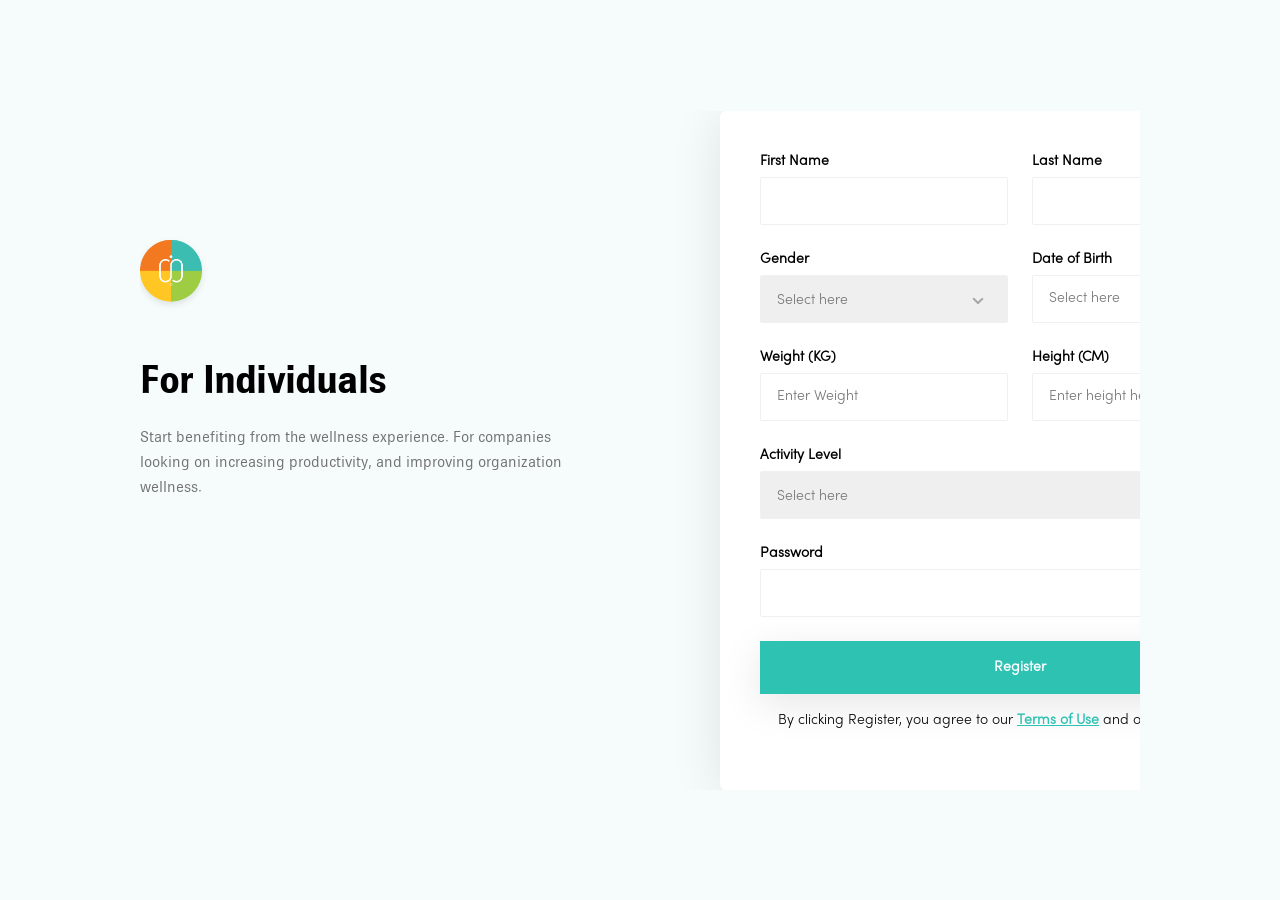
<file: index.html>
<!DOCTYPE html>
<html lang="en">
  <head>
    <meta charset="UTF-8" />
    <meta name="viewport" content="width=device-width, initial-scale=1.0" />
    <title>Sign Up</title>
    <link rel="stylesheet" href="index.css" />
    <link rel="preconnect" href="https://fonts.googleapis.com" />
    <link rel="preconnect" href="https://fonts.gstatic.com" crossorigin />
    <link
      href="https://fonts.googleapis.com/css2?family=Poppins:wght@300;400;500&display=swap"
      rel="stylesheet"
    />
  </head>
  <body>
    <div class="main">
      <!-- Left side of the page -->
      <section class="left">
        <div class="left-wrapper">
          <img src="/logo.png" alt="Logo" />
          <h1>For Individuals</h1>
          <p class="desktop_s">
            Start benefiting from the wellness experience. For companies looking
            on increasing productivity, and improving organization wellness.
          </p>
          <p class="mobile_s">
            Inspiring wholesome harmony for the mind, body and spirit, for
            everyone, everywhere.
          </p>
        </div>
      </section>

      <!-- Right side of the page -->
      <section class="right">
        <div class="card">
          <form>
            <div>
              <label for="firstName"><strong>First Name</strong></label>
              <input type="text" name="firstName" id="firstName" />
            </div>

            <div>
              <label for="lastName"><strong>Last Name</strong></label>
              <input type="text" name="lastName" id="lastName" />
            </div>

            <div>
              <label for="gender"><strong>Gender</strong></label>
              <div class="select_container_g">
                <select class="span_two" name="gender" id="gender">
                  <option value="select">Select here</option>
                  <option value="male">Male</option>
                  <option value="female">Female</option>
                </select>
                <div class="icon_container_g">
                  <img src="/u_angle-down.png" alt="dropdown" />
                </div>
              </div>
            </div>

            <div>
              <label for="date"><strong>Date of Birth</strong></label>
              <div class="date_container" id="date">
                <input
                  type="text"
                  placeholder="Select here"
                  onfocus="(this.type='date')"
                />
                <div class="icon_container_d">
                  <img
                    src="/u_a_calendar-alt.png"
                    alt="dropdown"
                  />
                </div>
              </div>
            </div>

            <div>
              <label for="weight"><strong>Weight (KG)</strong></label>
              <input type="text" placeholder="Enter Weight" id="weight" />
            </div>

            <div>
              <label for="height"><strong>Height (CM)</strong></label>
              <input type="text" placeholder="Enter height here" id="height" />
            </div>

            <div class="span_two">
              <label for="activity"><strong>Activity Level</strong></label>
              <div class="select_container_a">
                <select name="activity" id="activity" class="span_two">
                  <option value="select">Select here</option>
                  <option value="low">Low</option>
                  <option value="medium">Medium</option>
                  <option value="high">High</option>
                </select>
                <div class="icon_container_a">
                  <img src="/u_angle-down.png" alt="dropdown" />
                </div>
              </div>
            </div>

            <div class="span_two">
              <label for="password"><strong>Password</strong></label>
              <div class="input_container_p">
                <input type="text" id="password" class="span_two" />
                <div class="icon_container_p">
                  <img src="/show.png" alt="eye" />
                </div>
              </div>
            </div>

            <button type="submit" class="span_two">
              <strong>Register</strong>
            </button>
          </form>

          <p class="desktop_s">
            By clicking Register, you agree to our
            <strong
              style="color: hsla(174, 62%, 47%, 1); text-decoration: underline"
              >Terms of Use</strong
            >
            and our
            <strong
              style="color: hsla(174, 62%, 47%, 1); text-decoration: underline"
              >Privacy Policy</strong
            >
          </p>
        </div>
        <p class="mobile_s">
          By clicking Register, you agree to our
          <strong
            style="color: hsla(174, 62%, 47%, 1); text-decoration: underline"
            >Terms of Use</strong
          >
          and our
          <strong
            style="color: hsla(174, 62%, 47%, 1); text-decoration: underline"
            >Privacy Policy</strong
          >
        </p>
      </section>
    </div>
  </body>
</html>
</file>
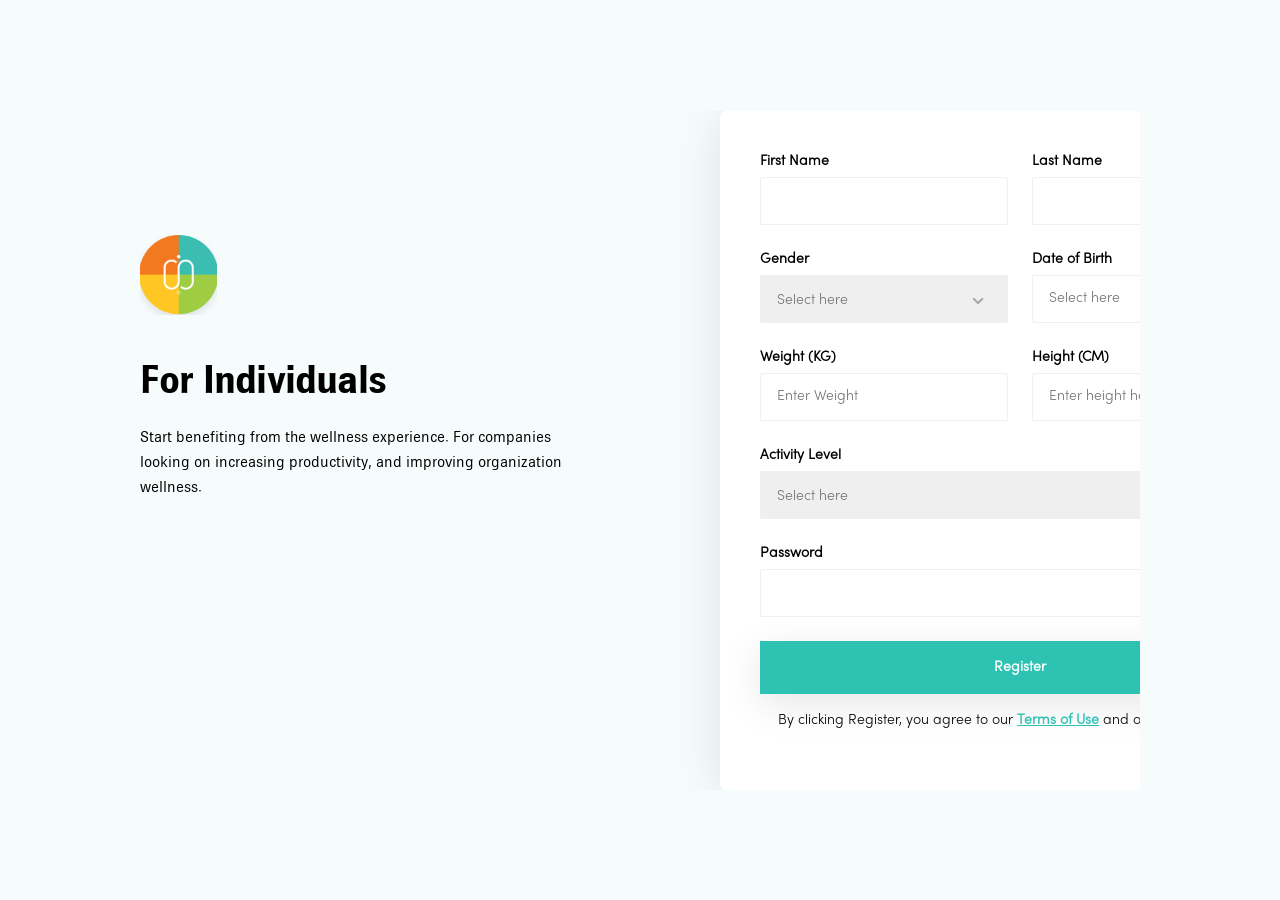
<file: signup.html>
<!DOCTYPE html>
<html lang="en">
  <head>
    <meta charset="UTF-8" />
    <meta name="viewport" content="width=device-width, initial-scale=1.0" />
    <title>Sign Up</title>
    <link rel="stylesheet" href="signup.css" />
    <link rel="preconnect" href="https://fonts.googleapis.com" />
    <link rel="preconnect" href="https://fonts.gstatic.com" crossorigin />
    <link
      href="https://fonts.googleapis.com/css2?family=Poppins:wght@300;400;500&display=swap"
      rel="stylesheet"
    />
  </head>
  <body>
    <div class="main">
      <!-- Left side of the page -->
      <section class="left">
        <div class="left-wrapper">
          <img src="/public/assets/logo.png" alt="Logo" />
          <h1>For Individuals</h1>
          <p class="desktop_s">
            Start benefiting from the wellness experience. For companies looking
            on increasing productivity, and improving organization wellness.
          </p>
          <p class="mobile_s">
            Inspiring wholesome harmony for the mind, body and spirit, for
            everyone, everywhere.
          </p>
        </div>
      </section>

      <!-- Right side of the page -->
      <section class="right">
        <div class="card">
          <form>
            <div>
              <label for="firstName"><strong>First Name</strong></label>
              <input type="text" name="firstName" id="firstName" />
            </div>

            <div>
              <label for="lastName"><strong>Last Name</strong></label>
              <input type="text" name="lastName" id="lastName" />
            </div>

            <div>
              <label for="gender"><strong>Gender</strong></label>
              <div class="select_container_g">
                <select class="span_two" name="gender" id="gender">
                  <option value="select">Select here</option>
                  <option value="male">Male</option>
                  <option value="female">Female</option>
                </select>
                <div class="icon_container_g">
                  <img src="/public/assets/u_angle-down.png" alt="dropdown" />
                </div>
              </div>
            </div>

            <div>
              <label for="date"><strong>Date of Birth</strong></label>
              <div class="date_container" id="date">
                <input
                  type="text"
                  placeholder="Select here"
                  onfocus="(this.type='date')"
                />
                <div class="icon_container_d">
                  <img
                    src="/public/assets/u_a_calendar-alt.png"
                    alt="dropdown"
                  />
                </div>
              </div>
            </div>

            <div>
              <label for="weight"><strong>Weight (KG)</strong></label>
              <input type="text" placeholder="Enter Weight" id="weight" />
            </div>

            <div>
              <label for="height"><strong>Height (CM)</strong></label>
              <input type="text" placeholder="Enter height here" id="height" />
            </div>

            <div class="span_two">
              <label for="activity"><strong>Activity Level</strong></label>
              <div class="select_container_a">
                <select name="activity" id="activity" class="span_two">
                  <option value="select">Select here</option>
                  <option value="low">Low</option>
                  <option value="medium">Medium</option>
                  <option value="high">High</option>
                </select>
                <div class="icon_container_a">
                  <img src="/public/assets/u_angle-down.png" alt="dropdown" />
                </div>
              </div>
            </div>

            <div class="span_two">
              <label for="password"><strong>Password</strong></label>
              <div class="input_container_p">
                <input type="text" id="password" class="span_two" />
                <div class="icon_container_p">
                  <img src="/public/assets/show.png" alt="eye" />
                </div>
              </div>
            </div>

            <button type="submit" class="span_two">
              <strong>Register</strong>
            </button>
          </form>

          <p class="desktop_s">
            By clicking Register, you agree to our
            <strong
              style="color: hsla(174, 62%, 47%, 1); text-decoration: underline"
              >Terms of Use</strong
            >
            and our
            <strong
              style="color: hsla(174, 62%, 47%, 1); text-decoration: underline"
              >Privacy Policy</strong
            >
          </p>
        </div>
        <p class="mobile_s">
          By clicking Register, you agree to our
          <strong
            style="color: hsla(174, 62%, 47%, 1); text-decoration: underline"
            >Terms of Use</strong
          >
          and our
          <strong
            style="color: hsla(174, 62%, 47%, 1); text-decoration: underline"
            >Privacy Policy</strong
          >
        </p>
      </section>
    </div>
  </body>
</html>
</file>
<file: index.css>
/* CSS RESET */

/*
  1. Use a more-intuitive box-sizing model.
*/
*,
*::before,
*::after {
  box-sizing: border-box;
  font-family: "Poppins", "Sofia Pro", "Brown L", "Brown M",
    "Brown B" sans-serif;
}
/*
    2. Remove default margin
  */
* {
  margin: 0;
  padding: 0;
}
/*
    Typographic tweaks!
    3. Add accessible line-height
    4. Improve text rendering
  */
body {
  line-height: 1.5;
  -webkit-font-smoothing: antialiased;
}
/*
    5. Improve media defaults
  */
img,
picture,
video,
canvas,
svg {
  display: block;
  max-width: 100%;
}
/*
    6. Remove built-in form typography styles
  */
input,
button,
textarea,
select {
  font: inherit;
}
/*
    7. Avoid text overflows
  */
p,
h1,
h2,
h3,
h4,
h5,
h6 {
  overflow-wrap: break-word;
}
/*
    8. Create a root stacking context
  */
#root,
#__next {
  isolation: isolate;
}

/* MAIN CSS */

@font-face {
  font-family: "Sofia Pro";
  src: url("./sofiapro.otf");
}

@font-face {
  font-family: "Brown M";
  src: url("./brown_medium_regular.ttf");
}

@font-face {
  font-family: "Brown B";
  src: url("./brown_bold.ttf");
}

@font-face {
  font-family: "Brown L";
  src: url("./brown_light_regular.ttf");
}

body {
  display: grid;
  justify-content: center;
  align-items: center;
  font-size: 14px;
  height: 100vh;
  background: rgba(46, 194, 179, 0.04);
}

.main {
  display: grid;
  grid-template-columns: 1fr 1fr;
  overflow: hidden;
  height: 679px;
  margin-inline: 140px;
  margin-block-start: 81px;
  margin-block-end: 80px;
}

.mobile_s {
  display: none;
}
/* LEFT STYLES */

.left-wrapper {
  display: flex;
  flex-direction: column;
  margin-block-start: 124px;
  margin-right: 120px;
}

.left > .left-wrapper > img {
  width: 77.333px;
  height: 80px;
  object-fit: cover;
  margin-block-end: -10px;
  margin-left: -8px;
}

.left > .left-wrapper > h1 {
  margin-block-start: 50px;
  font-family: Brown B;
  font-size: 40px;
  font-style: normal;
  font-weight: 700;
  line-height: 50px; /* 125% */
  letter-spacing: -0.8px;
}

.left > .left-wrapper > p {
  color: hsla(0, 0%, 45%, 1);
  margin-block-start: 20px;
  margin-block-end: 30px;
  min-width: 460px;
  height: 75px;
  font-family: Brown L;
  font-weight: lighter;
  font-size: 16px;
  font-style: normal;
  font-weight: 400;
  line-height: 25px;
  /* 156.25% */
}

/* RIGHT STYLES */

.card {
  background-color: white;
  min-width: 100%;
  height: 100%;
  padding-block-start: 40px;
  padding-block-end: 40px;
  padding-inline: 40px;
  box-shadow: 0px 4px 50px 0px rgba(4, 8, 19, 0.1);
  border-radius: 6px;
}

label {
  display: block;
  font-weight: 500;
  font-family: Sofia Pro;
}

form {
  display: grid;
  grid-template-columns: 1fr 1fr;
  gap: 24px;
}

input {
  padding-left: 16px;
  padding-right: 52px;
  padding-block: 14px;
  min-width: 238px;
  height: 48px;
  margin-block-start: 5px;
  font-family: Sofia Pro;
  border-radius: 2px;
  border: 1px solid hsla(0, 0%, 94%, 1);
}

input:focus {
  border-color: hsla(174, 62%, 47%, 1);
  outline: none;
  border-radius: 2px;
}

select {
  min-width: 238px;
  height: 48px;
  margin-block-start: 5px;
  font-family: Sofia Pro;
  border-radius: 2px;
  border: 1px solid hsla(0, 0%, 94%, 1);
}

.span_two {
  grid-column: span 2;
  width: 100%;
}

::placeholder {
  padding-block-start: 14px;
  padding-block-end: 14px;
  font-size: 14px;
  font-family: Sofia Pro;
  color: hsla(0, 0%, 45%, 1);
}

/* FOR PUTTING THE ICONS INLINE WITH THE INPUT */

/* GENDER */

.select_container_g > .span_two {
  appearance: none;
  padding-left: 16px;
  padding-block: 14px;
  color: hsla(0, 0%, 45%, 1);
}

.select_container_g {
  position: relative;
}

.icon_container_g {
  position: absolute;
  left: 206px;
  top: 19px;
  height: 100%;
}

/* ACTIVITY LEVEL */

.select_container_a > .span_two {
  appearance: none;
  padding-left: 16px;
  padding-block: 14px;
  color: hsla(0, 0%, 45%, 1);
}

.select_container_a {
  position: relative;
}

.icon_container_a {
  position: absolute;
  left: 468px;
  top: 19px;
  height: 100%;
}

/* PASSWORD */

.input_container_p {
  position: relative;
}

.icon_container_p {
  position: absolute;
  left: 468px;
  top: 19px;
  height: 100%;
}

/* DATE OF BIRTH */

.date_dob {
  appearance: none;
  padding-inline: 16px;
  color: hsla(0, 0%, 45%, 1);
}

.date_container {
  position: relative;
}

.icon_container_d {
  position: absolute;
  left: 206px;
  top: 17px;
  height: 100%;
}

button {
  padding-inline: 219px;
  padding-block-start: 16px;
  padding-block-end: 16px;
  margin-block-end: 16px;
  background-color: hsla(174, 62%, 47%, 1);
  border: none;
  box-shadow: 0px 10px 40px rgba(0, 0, 0, 0.1);
  color: white;
  font-family: Sofia Pro;
  cursor: pointer;
}

.right > .card > p {
  padding-left: 18px;
  padding-right: 19px;
  font-family: Sofia Pro;
}

.right {
  max-width: 100%;
}

/* MEDIA QUERIES */

@media (max-width: 600px) {
  .desktop_s {
    display: none;
  }

  .mobile_s {
    display: block;
  }

  body {
    margin: 0;
    display: flex;
    height: 100%;
    align-items: center;
    justify-content: center;
    /* margin: 0; */
  }

  .main {
    display: flex;
    flex-direction: column;
    height: 100%;
    margin-inline: 0px;
    margin-block-end: 0px;
    margin-block-start: 0px;
  }

  form {
    display: flex;
    flex-direction: column;
    min-width: 100%;
    padding-inline: 0px;
    padding-block-start: 0px;
    padding-block-end: 0px;
  }

  .right {
    margin-inline: 24px;
    max-width: 100%;
  }

  .card {
    display: flex;
    flex-direction: column;
    min-width: 100%;
    padding-block-start: 24px;
    padding-block-end: 30px;
    padding-inline: 16px;
    margin-block-end: 24px;
    margin-block-start: 0px;
    height: auto;
  }

  input {
    width: 100%;
    height: 48px;
  }

  select {
    width: 100%;
  }

  button {
    width: 100%;
    height: 48px;
    padding-inline: 16px;
    margin-block-end: 0px;
  }

  .right > p.mobile_s {
    margin-block-end: 64px;
    font-size: 14px;
    min-width: 100%;
    height: 50px;
    /* 156.25% */
  }

  .left-wrapper {
    display: flex;
    flex-direction: column;
    max-width: 100%;
    margin-block-end: 0px;
    margin-block-start: 74px;
    margin-inline: 24px;
  }

  .left > .left-wrapper > img {
    width: 38.667px;
    height: 40px;
    margin-block-end: 0px;
    margin-left: -2.7px;
  }

  .left > .left-wrapper > h1 {
    min-width: 100%;
    margin-block-start: 40px;
    padding-block-end: 0px;
    font-family: Brown B;
    font-size: 30px;
    font-style: normal;
    font-weight: 700;
    line-height: 50px; /* 125% */
    letter-spacing: -0.8px;
  }

  .left > .left-wrapper > p.mobile_s {
    color: hsla(0, 0%, 45%, 1);
    font-size: 16px;
    min-width: 100%;
    display: block;
    margin-block-end: 40px;
    margin-block-start: 12px;
    line-height: 25px;
    /* 156.25% */
  }

  /* FOR PUTTING THE ICONS INLINE WITH THE INPUT */

  /* GENDER */

  .select_container_g > .span_two {
    appearance: none;
    padding-left: 16px;
    padding-block: 14px;
  }

  .select_container_g {
    position: relative;
  }

  .icon_container_g {
    position: absolute;
    left: 263px;
    top: 19px;
    height: 100%;
  }

  /* ACTIVITY LEVEL */

  .select_container_a > .span_two {
    appearance: none;
    padding-left: 16px;
    padding-block: 14px;
  }

  .select_container_a {
    position: relative;
  }

  .icon_container_a {
    position: absolute;
    left: 263px;
    top: 19px;
    height: 100%;
  }

  /* PASSWORD */

  .input_container_p {
    position: relative;
  }

  .icon_container_p {
    position: absolute;
    left: 263px;
    top: 19px;
    height: 100%;
  }

  /* DATE OF BIRTH */

  .date_dob {
    appearance: none;
    padding-inline: 16px;
  }

  .date_container {
    position: relative;
  }

  .icon_container_d {
    position: absolute;
    left: 263px;
    top: 17px;
    height: 100%;
  }
}
</file>
<file: signup.css>
/* CSS RESET */

/*
  1. Use a more-intuitive box-sizing model.
*/
*,
*::before,
*::after {
  box-sizing: border-box;
  font-family: "Poppins", "Sofia Pro", "Brown L", "Brown M",
    "Brown B" sans-serif;
}
/*
    2. Remove default margin
  */
* {
  margin: 0;
  padding: 0;
}
/*
    Typographic tweaks!
    3. Add accessible line-height
    4. Improve text rendering
  */
body {
  line-height: 1.5;
  -webkit-font-smoothing: antialiased;
}
/*
    5. Improve media defaults
  */
img,
picture,
video,
canvas,
svg {
  display: block;
  max-width: 100%;
}
/*
    6. Remove built-in form typography styles
  */
input,
button,
textarea,
select {
  font: inherit;
}
/*
    7. Avoid text overflows
  */
p,
h1,
h2,
h3,
h4,
h5,
h6 {
  overflow-wrap: break-word;
}
/*
    8. Create a root stacking context
  */
#root,
#__next {
  isolation: isolate;
}

/* MAIN CSS */

@font-face {
  font-family: "Sofia Pro";
  src: url("./public/assets/sofiapro.otf");
}

@font-face {
  font-family: "Brown M";
  src: url("./public/assets/brown_medium_regular.ttf");
}

@font-face {
  font-family: "Brown B";
  src: url("./public/assets/brown_bold.ttf");
}

@font-face {
  font-family: "Brown L";
  src: url("./public/assets/brown_light_regular.ttf");
}

body {
  display: grid;
  justify-content: center;
  align-items: center;
  font-size: 14px;
  height: 100vh;
  background: rgba(46, 194, 179, 0.04);
}

.main {
  display: grid;
  grid-template-columns: 1fr 1fr;
  overflow: hidden;
  height: 679px;
  margin-inline: 140px;
  margin-block-start: 81px;
  margin-block-end: 80px;
}

.mobile_s {
  display: none;
}
/* LEFT STYLES */

.left-wrapper {
  display: flex;
  flex-direction: column;
  margin-block-start: 124px;
  margin-right: 120px;
}

.left > .left-wrapper > img {
  width: 77.333px;
  height: 80px;
  object-fit: cover;
  margin-block-end: -10px;
}

.left > .left-wrapper > h1 {
  margin-block-start: 50px;
  font-family: Brown B;
  font-size: 40px;
  font-style: normal;
  font-weight: 700;
  line-height: 50px; /* 125% */
  letter-spacing: -0.8px;
}

.left > .left-wrapper > p {
  margin-block-start: 20px;
  margin-block-end: 30px;
  min-width: 460px;
  height: 75px;
  font-family: Brown L;
  font-weight: lighter;
  font-size: 16px;
  font-style: normal;
  font-weight: 400;
  line-height: 25px;
  /* 156.25% */
}

/* RIGHT STYLES */

.card {
  background-color: white;
  min-width: 100%;
  height: 100%;
  padding-block-start: 40px;
  padding-block-end: 40px;
  padding-inline: 40px;
  box-shadow: 0px 4px 50px 0px rgba(4, 8, 19, 0.1);
  border-radius: 6px;
}

label {
  display: block;
  font-weight: 500;
  font-family: Sofia Pro;
}

form {
  display: grid;
  grid-template-columns: 1fr 1fr;
  gap: 24px;
}

input {
  padding-left: 16px;
  padding-right: 52px;
  padding-block: 14px;
  min-width: 238px;
  height: 48px;
  margin-block-start: 5px;
  font-family: Sofia Pro;
  border-radius: 2px;
  border: 1px solid hsla(0, 0%, 94%, 1);
}

input:focus {
  border-color: hsla(174, 62%, 47%, 1);
  outline: none;
  border-radius: 2px;
}

select {
  min-width: 238px;
  height: 48px;
  margin-block-start: 5px;
  font-family: Sofia Pro;
  border-radius: 2px;
  border: 1px solid hsla(0, 0%, 94%, 1);
}

.span_two {
  grid-column: span 2;
  width: 100%;
}

::placeholder {
  padding-block-start: 14px;
  padding-block-end: 14px;
  font-size: 14px;
  font-family: Sofia Pro;
  color: hsla(0, 0%, 45%, 1);
}

/* FOR PUTTING THE ICONS INLINE WITH THE INPUT */

/* GENDER */

.select_container_g > .span_two {
  appearance: none;
  padding-left: 16px;
  padding-block: 14px;
  color: hsla(0, 0%, 45%, 1);
}

.select_container_g {
  position: relative;
}

.icon_container_g {
  position: absolute;
  left: 206px;
  top: 19px;
  height: 100%;
}

/* ACTIVITY LEVEL */

.select_container_a > .span_two {
  appearance: none;
  padding-left: 16px;
  padding-block: 14px;
  color: hsla(0, 0%, 45%, 1);
}

.select_container_a {
  position: relative;
}

.icon_container_a {
  position: absolute;
  left: 468px;
  top: 19px;
  height: 100%;
}

/* PASSWORD */

.input_container_p {
  position: relative;
}

.icon_container_p {
  position: absolute;
  left: 468px;
  top: 19px;
  height: 100%;
}

/* DATE OF BIRTH */

.date_dob {
  appearance: none;
  padding-inline: 16px;
  color: hsla(0, 0%, 45%, 1);
}

.date_container {
  position: relative;
}

.icon_container_d {
  position: absolute;
  left: 206px;
  top: 17px;
  height: 100%;
}

button {
  padding-inline: 219px;
  padding-block-start: 16px;
  padding-block-end: 16px;
  margin-block-end: 16px;
  background-color: hsla(174, 62%, 47%, 1);
  border: none;
  box-shadow: 0px 10px 40px rgba(0, 0, 0, 0.1);
  color: white;
  font-family: Sofia Pro;
  cursor: pointer;
}

.right > .card > p {
  padding-left: 18px;
  padding-right: 19px;
  font-family: Sofia Pro;
}

.right {
  max-width: 100%;
}

/* MEDIA QUERIES */

@media (max-width: 600px) {
  .desktop_s {
    display: none;
  }

  .mobile_s {
    display: block;
  }

  body {
    margin: 0;
    display: flex;
    height: 100%;
    align-items: center;
    justify-content: center;
    /* margin: 0; */
  }

  .main {
    display: flex;
    flex-direction: column;
    height: 100%;
    margin-inline: 0px;
    margin-block-end: 0px;
    margin-block-start: 0px;
  }

  form {
    display: flex;
    flex-direction: column;
    min-width: 100%;
    padding-inline: 0px;
    padding-block-start: 0px;
    padding-block-end: 0px;
  }

  .right {
    margin-inline: 24px;
    max-width: 100%;
  }

  .card {
    display: flex;
    flex-direction: column;
    min-width: 100%;
    padding-block-start: 24px;
    padding-block-end: 30px;
    padding-inline: 16px;
    margin-block-end: 24px;
    margin-block-start: 0px;
    height: auto;
  }

  input {
    width: 100%;
    height: 48px;
  }

  select {
    width: 100%;
  }

  button {
    width: 100%;
    height: 48px;
    padding-inline: 16px;
    margin-block-end: 0px;
  }

  .right > p.mobile_s {
    margin-block-end: 64px;
    font-size: 14px;
    min-width: 100%;
    height: 50px;
    /* 156.25% */
  }

  .left-wrapper {
    display: flex;
    flex-direction: column;
    max-width: 100%;
    margin-block-end: 0px;
    margin-block-start: 74px;
    margin-inline: 24px;
  }

  .left > .left-wrapper > img {
    width: 38.667px;
    height: 40px;
    margin-block-end: 0px;
  }

  .left > .left-wrapper > h1 {
    min-width: 100%;
    margin-block-start: 40px;
    padding-block-end: 0px;
    font-family: Brown B;
    font-size: 30px;
    font-style: normal;
    font-weight: 700;
    line-height: 50px; /* 125% */
    letter-spacing: -0.8px;
  }

  .left > .left-wrapper > p.mobile_s {
    font-size: 16px;
    min-width: 100%;
    display: block;
    margin-block-end: 40px;
    margin-block-start: 12px;
    line-height: 25px;
    /* 156.25% */
  }

  /* FOR PUTTING THE ICONS INLINE WITH THE INPUT */

  /* GENDER */

  .select_container_g > .span_two {
    appearance: none;
    padding-left: 16px;
    padding-block: 14px;
  }

  .select_container_g {
    position: relative;
  }

  .icon_container_g {
    position: absolute;
    left: 263px;
    top: 19px;
    height: 100%;
  }

  /* ACTIVITY LEVEL */

  .select_container_a > .span_two {
    appearance: none;
    padding-left: 16px;
    padding-block: 14px;
  }

  .select_container_a {
    position: relative;
  }

  .icon_container_a {
    position: absolute;
    left: 263px;
    top: 19px;
    height: 100%;
  }

  /* PASSWORD */

  .input_container_p {
    position: relative;
  }

  .icon_container_p {
    position: absolute;
    left: 263px;
    top: 19px;
    height: 100%;
  }

  /* DATE OF BIRTH */

  .date_dob {
    appearance: none;
    padding-inline: 16px;
  }

  .date_container {
    position: relative;
  }

  .icon_container_d {
    position: absolute;
    left: 263px;
    top: 17px;
    height: 100%;
  }
}
</file>
